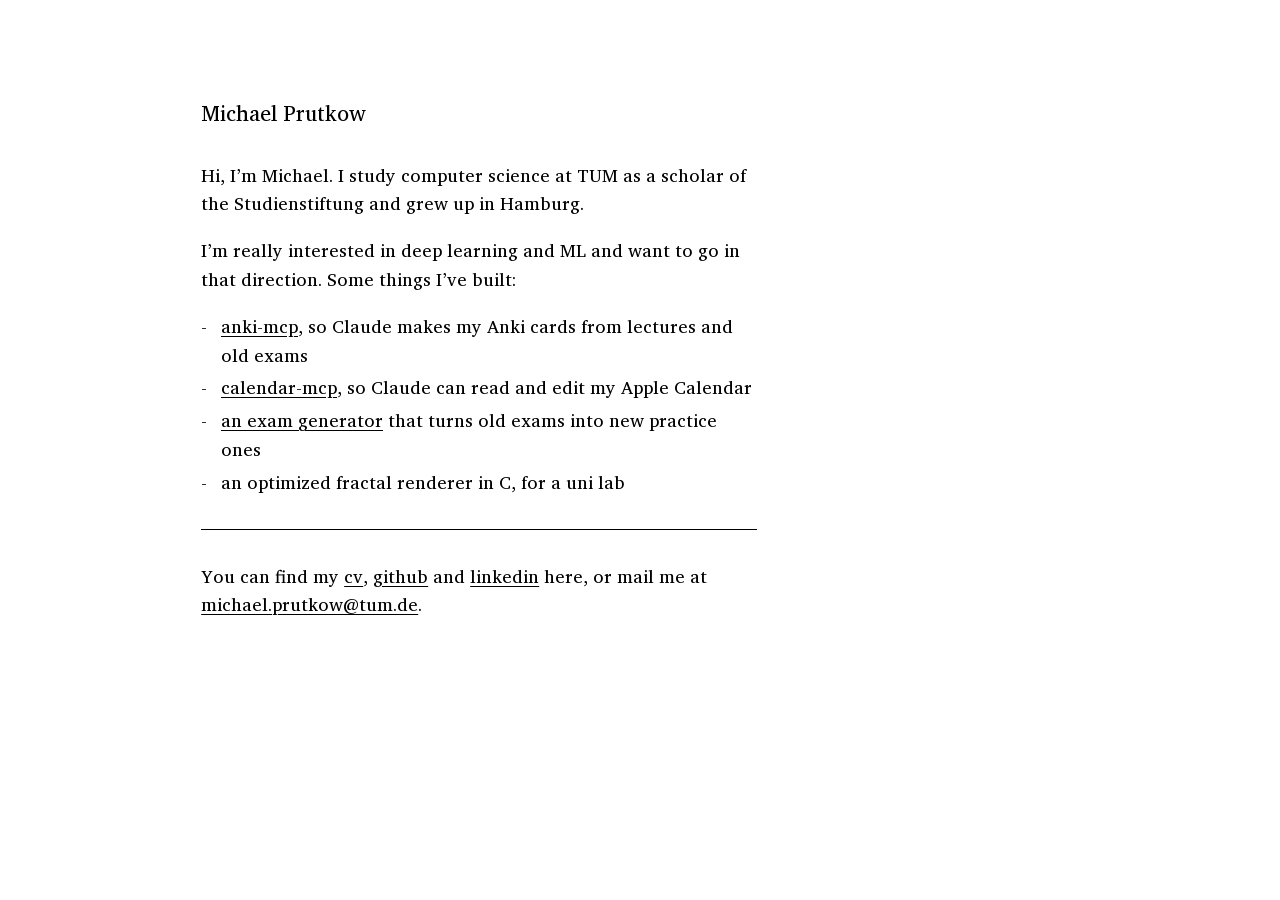
<file: index.html>
<!doctype html>
<html lang="en">
<head>
<meta charset="utf-8">
<meta name="viewport" content="width=device-width, initial-scale=1">
<title>Michael Prutkow · Computer Science at TU Munich</title>
<meta name="description" content="Michael Prutkow, computer science student at TU Munich and scholar of the German Academic Scholarship Foundation (Studienstiftung). Interested in deep learning and machine learning; building Anki MCP.">
<meta name="author" content="Michael Prutkow">
<link rel="canonical" href="https://prutkow.com/">

<link rel="icon" href="/favicon.svg" type="image/svg+xml">
<link rel="apple-touch-icon" href="/apple-touch-icon.png">
<meta name="theme-color" content="#ffffff">
<link rel="stylesheet" href="/style.css">

<meta property="og:type" content="profile">
<meta property="og:site_name" content="Michael Prutkow">
<meta property="og:title" content="Michael Prutkow · Computer Science at TU Munich">
<meta property="og:description" content="Computer science student at TU Munich and Studienstiftung scholar. Interested in deep learning and machine learning; building Anki MCP.">
<meta property="og:url" content="https://prutkow.com/">
<meta property="og:locale" content="en_US">
<meta property="profile:first_name" content="Michael">
<meta property="profile:last_name" content="Prutkow">
<meta name="twitter:card" content="summary">

<script type="application/ld+json">
{
  "@context": "https://schema.org",
  "@type": "Person",
  "name": "Michael Prutkow",
  "url": "https://prutkow.com/",
  "email": "mailto:michael.prutkow@tum.de",
  "jobTitle": "Computer Science Student",
  "affiliation": {
    "@type": "CollegeOrUniversity",
    "name": "Technical University of Munich",
    "url": "https://www.tum.de/"
  },
  "memberOf": {
    "@type": "Organization",
    "name": "Studienstiftung des deutschen Volkes",
    "url": "https://www.studienstiftung.de/"
  },
  "sameAs": [
    "https://github.com/MichaelPrutkow",
    "https://www.linkedin.com/in/michael-prutkow/"
  ]
}
</script>
</head>
<body>
<main>
  <h1>Michael Prutkow</h1>
  <p>Hi, I’m Michael. I study computer science at TUM as a scholar of the Studienstiftung and grew up in Hamburg.</p>
  <p>I’m really interested in deep learning and ML and want to go in that direction. Some things I’ve built:</p>
  <ul class="dash">
    <li><a href="https://github.com/MichaelPrutkow/anki-mcp" target="_blank" rel="noopener">anki-mcp</a>, so Claude makes my Anki cards from lectures and old exams</li>
    <li><a href="https://github.com/MichaelPrutkow/calendar-mcp" target="_blank" rel="noopener">calendar-mcp</a>, so Claude can read and edit my Apple Calendar</li>
    <li><a href="https://github.com/MichaelPrutkow/ExamGenerator" target="_blank" rel="noopener">an exam generator</a> that turns old exams into new practice ones</li>
    <li>an optimized fractal renderer in C, for a uni lab</li>
  </ul>
  <hr>
  <p>You can find my <a href="cv.pdf" target="_blank" rel="noopener">cv</a>, <a href="https://github.com/MichaelPrutkow" target="_blank" rel="noopener">github</a> and <a href="https://www.linkedin.com/in/michael-prutkow/" target="_blank" rel="noopener">linkedin</a> here, or mail me at <a href="mailto:michael.prutkow@tum.de">michael.prutkow@tum.de</a>.</p>
</main>
</body>
</html>
</file>
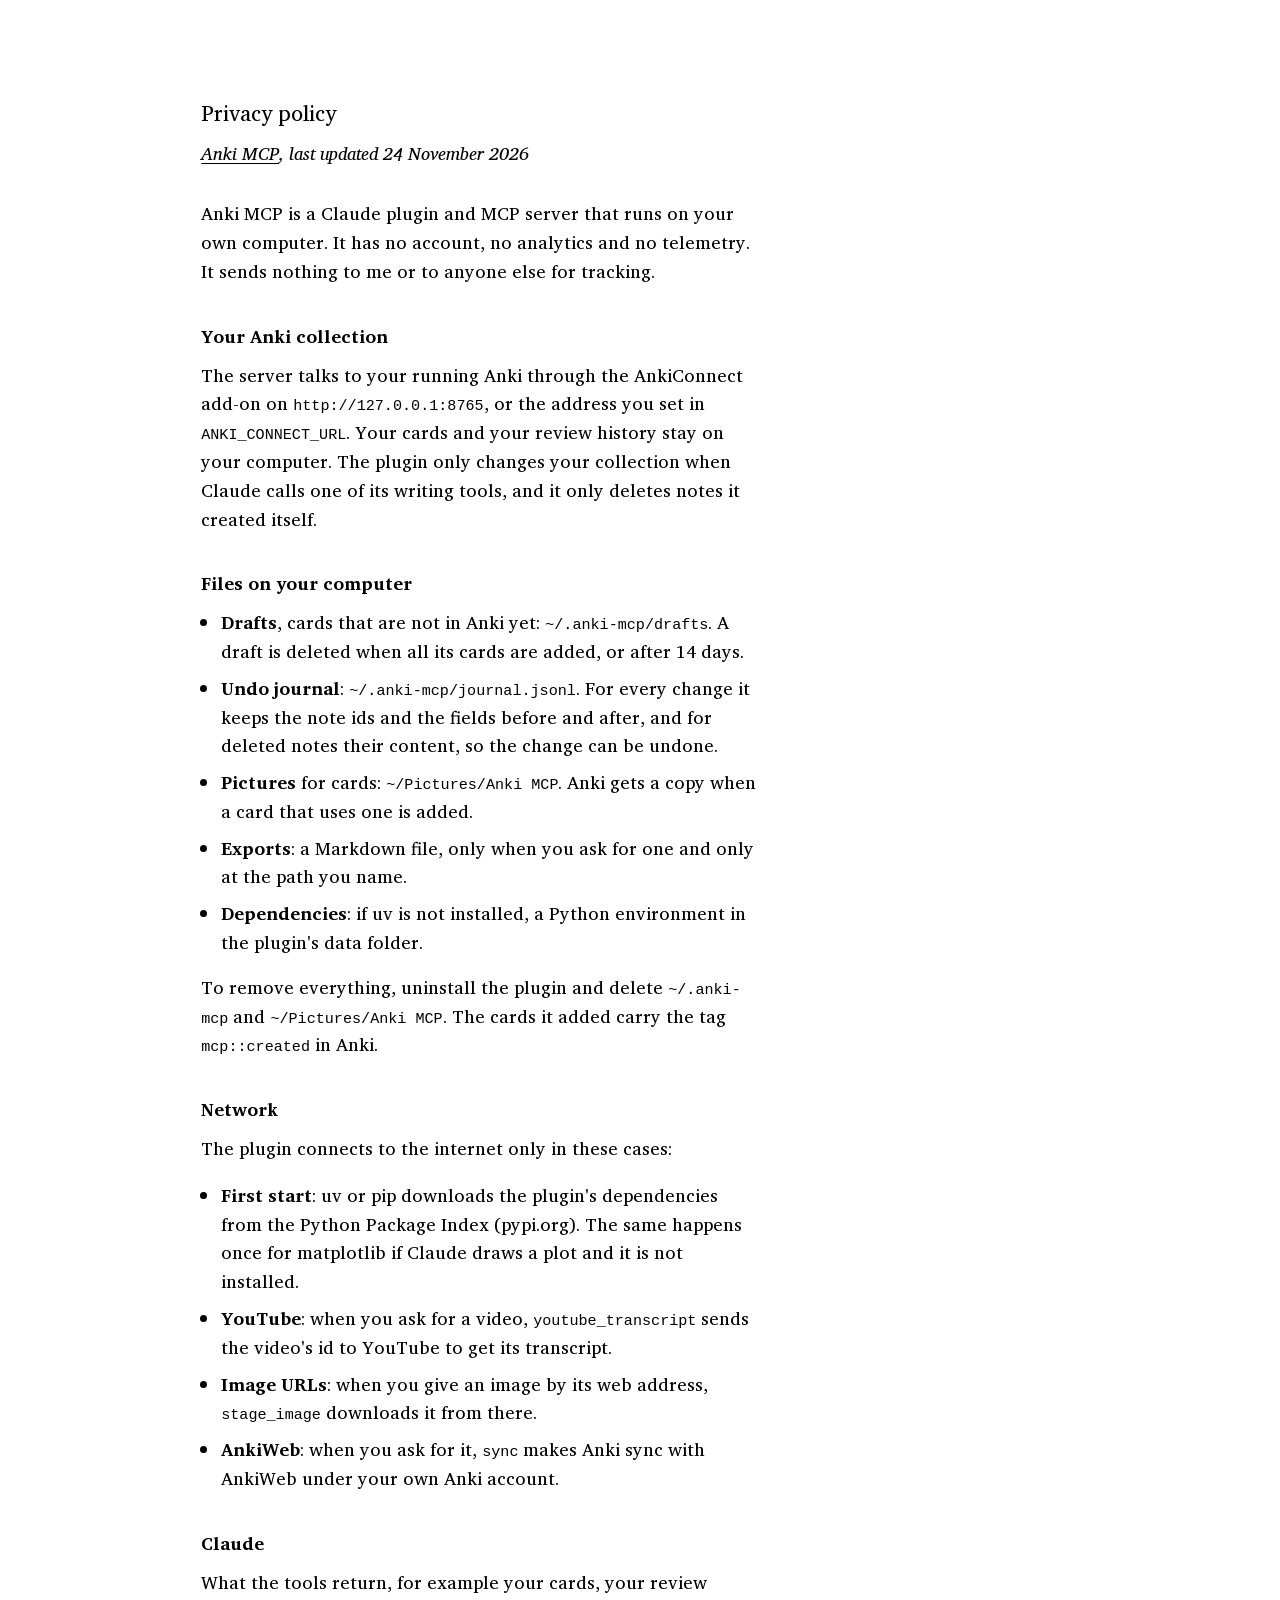
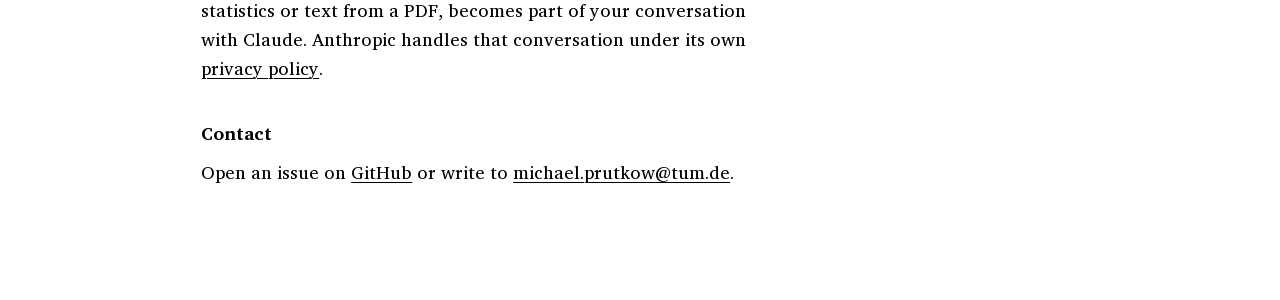
<file: anki-mcp/privacy/index.html>
<!doctype html>
<html lang="en">
<head>
<meta charset="utf-8">
<meta name="viewport" content="width=device-width, initial-scale=1">
<title>Privacy policy · Anki MCP</title>
<meta name="description" content="Privacy policy of Anki MCP, a Claude plugin for Anki.">
<link rel="canonical" href="https://prutkow.com/anki-mcp/privacy/">
<link rel="icon" href="/favicon.svg" type="image/svg+xml">
<link rel="apple-touch-icon" href="/apple-touch-icon.png">
<meta name="theme-color" content="#ffffff">
<link rel="stylesheet" href="/style.css">
<style>
  h1 { margin-bottom: 8px; }
  ul { margin: 0 0 16px; padding-left: 20px; }
  li { margin: 0 0 8px; }
  .date { font-style: italic; margin-bottom: 32px; }
</style>
</head>
<body>
<main>
  <h1>Privacy policy</h1>
  <p class="date"><a href="https://github.com/MichaelPrutkow/anki-mcp" target="_blank" rel="noopener">Anki MCP</a>, last updated 24 November 2026</p>

  <p>Anki MCP is a Claude plugin and MCP server that runs on your own computer. It has no account, no analytics and no telemetry. It sends nothing to me or to anyone else for tracking.</p>

  <h2>Your Anki collection</h2>
  <p>The server talks to your running Anki through the AnkiConnect add-on on <code>http://127.0.0.1:8765</code>, or the address you set in <code>ANKI_CONNECT_URL</code>. Your cards and your review history stay on your computer. The plugin only changes your collection when Claude calls one of its writing tools, and it only deletes notes it created itself.</p>

  <h2>Files on your computer</h2>
  <ul>
    <li><strong>Drafts</strong>, cards that are not in Anki yet: <code>~/.anki-mcp/drafts</code>. A draft is deleted when all its cards are added, or after 14 days.</li>
    <li><strong>Undo journal</strong>: <code>~/.anki-mcp/journal.jsonl</code>. For every change it keeps the note ids and the fields before and after, and for deleted notes their content, so the change can be undone.</li>
    <li><strong>Pictures</strong> for cards: <code>~/Pictures/Anki MCP</code>. Anki gets a copy when a card that uses one is added.</li>
    <li><strong>Exports</strong>: a Markdown file, only when you ask for one and only at the path you name.</li>
    <li><strong>Dependencies</strong>: if uv is not installed, a Python environment in the plugin's data folder.</li>
  </ul>
  <p>To remove everything, uninstall the plugin and delete <code>~/.anki-mcp</code> and <code>~/Pictures/Anki MCP</code>. The cards it added carry the tag <code>mcp::created</code> in Anki.</p>

  <h2>Network</h2>
  <p>The plugin connects to the internet only in these cases:</p>
  <ul>
    <li><strong>First start</strong>: uv or pip downloads the plugin's dependencies from the Python Package Index (pypi.org). The same happens once for matplotlib if Claude draws a plot and it is not installed.</li>
    <li><strong>YouTube</strong>: when you ask for a video, <code>youtube_transcript</code> sends the video's id to YouTube to get its transcript.</li>
    <li><strong>Image URLs</strong>: when you give an image by its web address, <code>stage_image</code> downloads it from there.</li>
    <li><strong>AnkiWeb</strong>: when you ask for it, <code>sync</code> makes Anki sync with AnkiWeb under your own Anki account.</li>
  </ul>

  <h2>Claude</h2>
  <p>What the tools return, for example your cards, your review statistics or text from a PDF, becomes part of your conversation with Claude. Anthropic handles that conversation under its own <a href="https://www.anthropic.com/legal/privacy" target="_blank" rel="noopener">privacy policy</a>.</p>

  <h2>Contact</h2>
  <p>Open an issue on <a href="https://github.com/MichaelPrutkow/anki-mcp/issues" target="_blank" rel="noopener">GitHub</a> or write to <a href="mailto:michael.prutkow@tum.de">michael.prutkow@tum.de</a>.</p>
</main>
</body>
</html>
</file>
<file: style.css>
/* Charter is built into macOS and iOS; everywhere else Charis SIL (a Charter derivative, OFL) is loaded. */
@font-face { font-family: "Charis SIL"; font-style: normal; font-weight: 400; font-display: swap; src: url("/fonts/charis-400.woff2") format("woff2"); }
@font-face { font-family: "Charis SIL"; font-style: italic; font-weight: 400; font-display: swap; src: url("/fonts/charis-400-italic.woff2") format("woff2"); }
@font-face { font-family: "Charis SIL"; font-style: normal; font-weight: 700; font-display: swap; src: url("/fonts/charis-700.woff2") format("woff2"); }

:root { --fg: #000; --bg: #fff; color-scheme: light; }
* { box-sizing: border-box; }
html { background: var(--bg); color: var(--fg); -webkit-text-size-adjust: 100%; }
body {
  margin: 0;
  font: 18px/1.6 Charter, "Bitstream Charter", "Charis SIL", Georgia, serif;
  text-rendering: optimizeLegibility;
}
main { max-width: 600px; margin: 0 0 0 14vw; padding: 96px 22px; }

h1 { font-size: 1.2em; font-weight: 400; margin: 0 0 30px; }
h2 { font-size: 1em; font-weight: 700; margin: 36px 0 10px; }
p { margin: 0 0 1em; }

a { color: var(--fg); text-decoration: underline; text-underline-offset: 3px; text-decoration-thickness: 1px; }
a:hover { text-decoration-thickness: 2px; }

.dash { list-style: none; margin: 0 0 1em; padding: 0; }
.dash li { position: relative; padding-left: 1.1em; margin: 0 0 4px; }
.dash li::before { content: "-"; position: absolute; left: 0; }

hr { border: 0; border-top: 1px solid var(--fg); margin: 32px 0; }
code { font: 0.84em ui-monospace, SFMono-Regular, Menlo, monospace; }

@media (max-width: 600px) {
  main { margin: 0; padding-top: 56px; }
}
</file>
